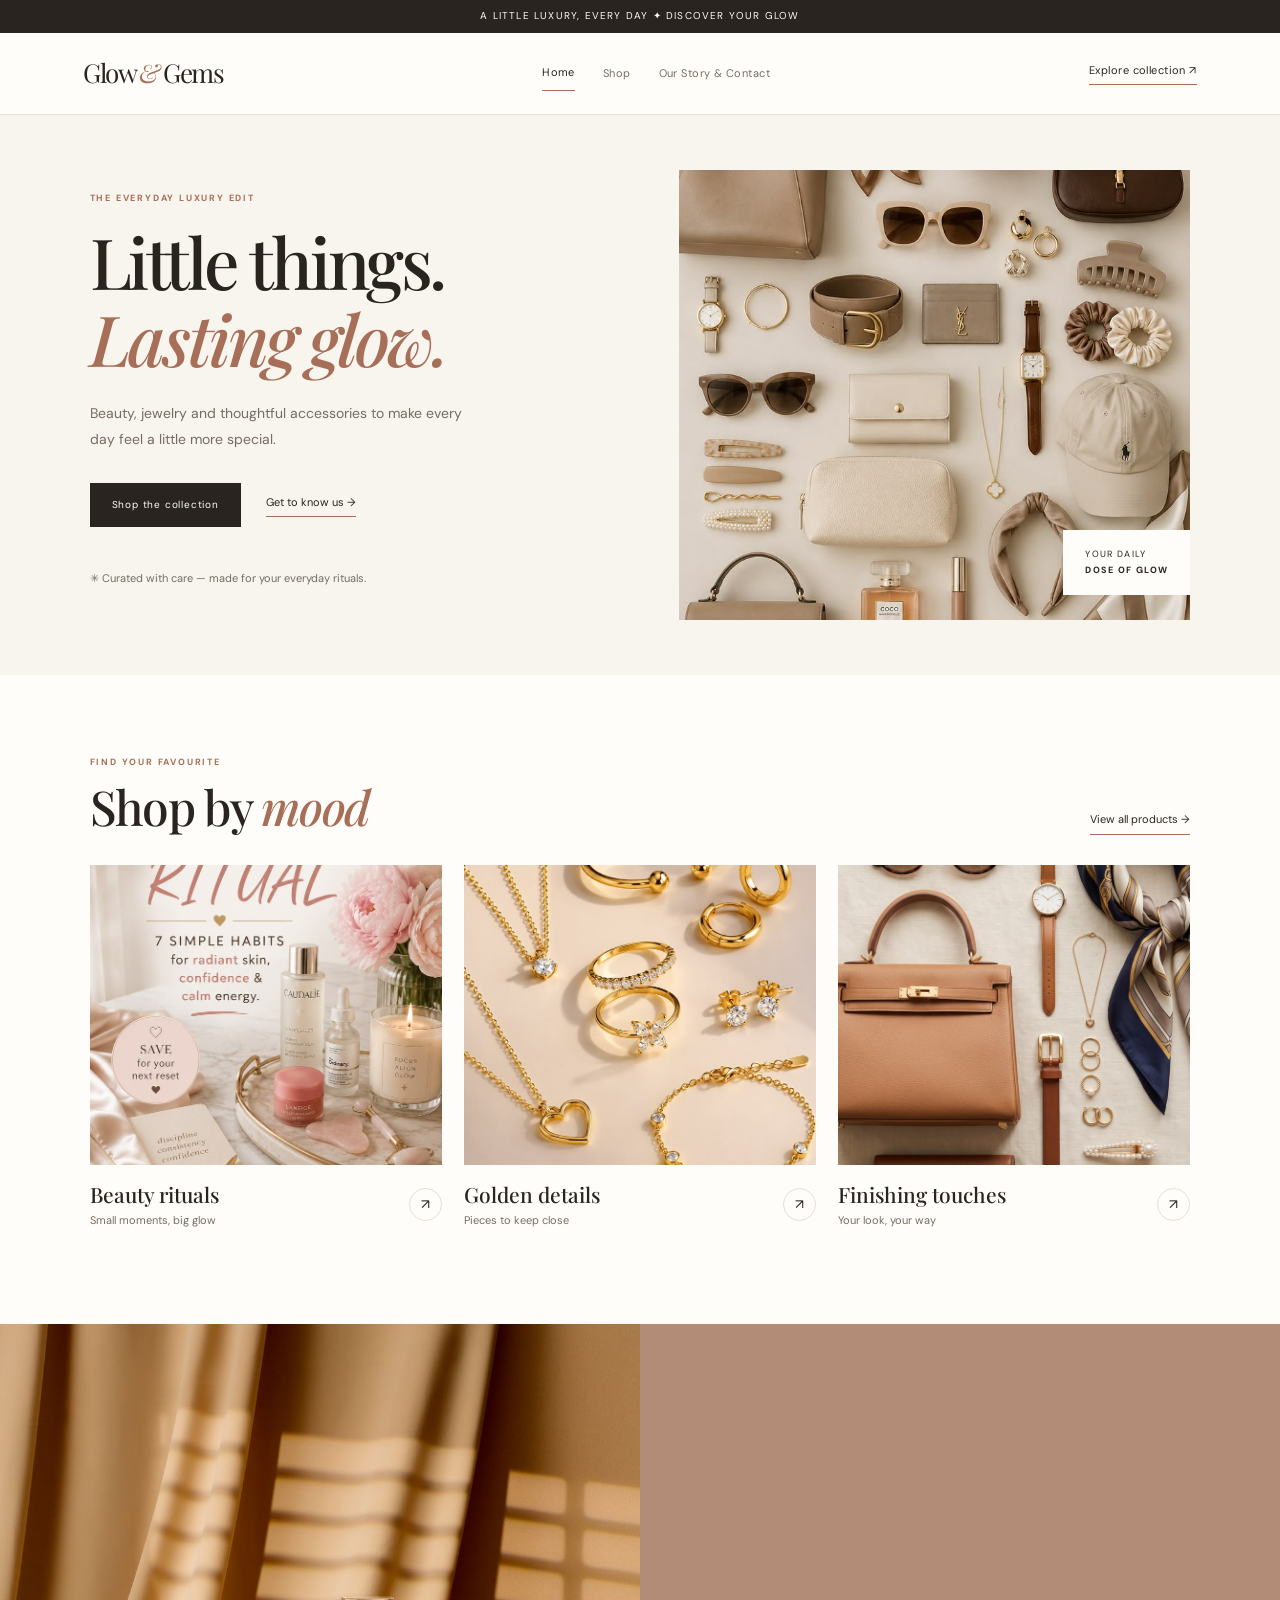
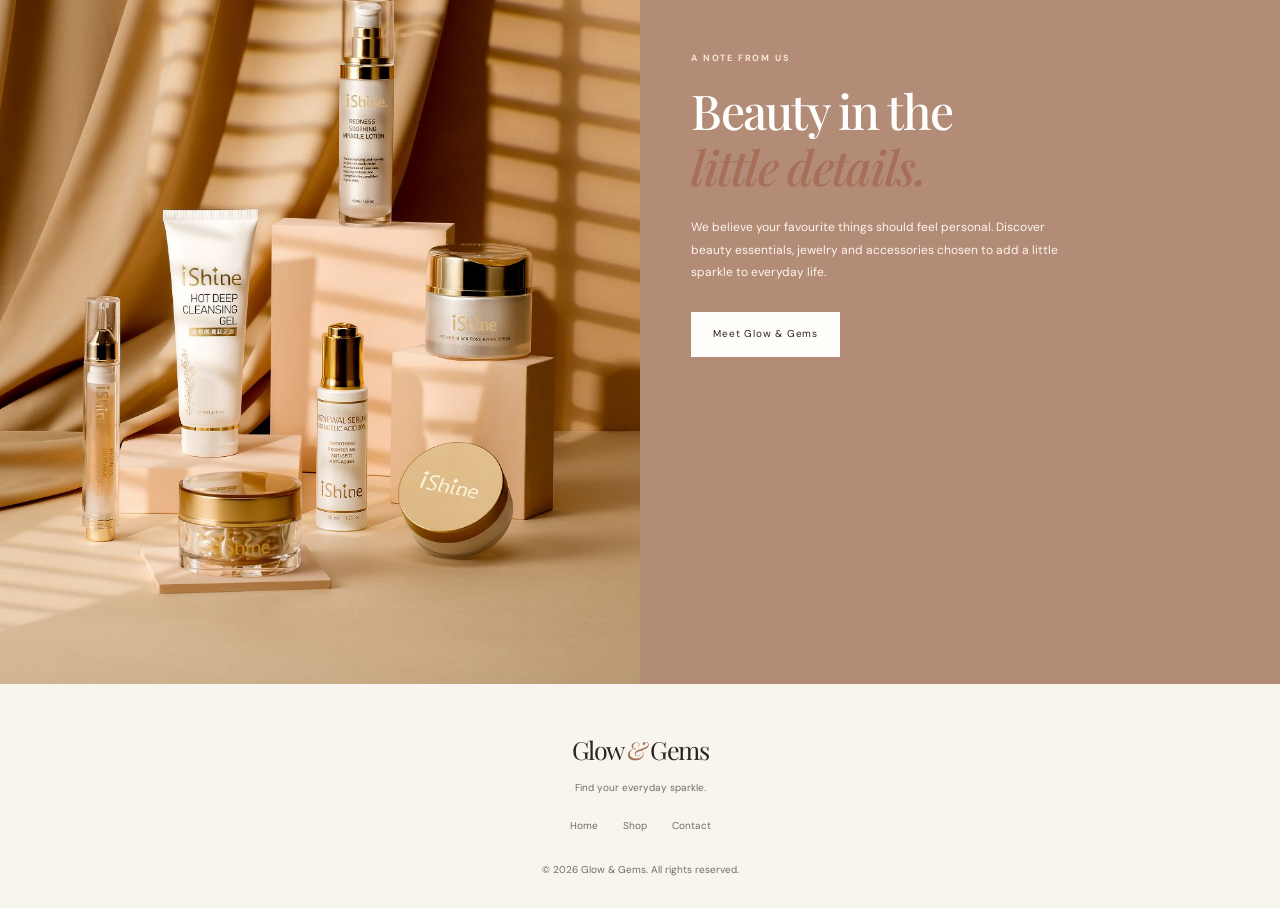
<file: index.html>
<!DOCTYPE html>
<html lang="en">
<head>
  <meta charset="UTF-8">
  <meta name="viewport" content="width=device-width, initial-scale=1.0">
  <title>Glow & Gems | Home</title>
  <link rel="stylesheet" href="style.css">
</head>
<body>
  <div class="announcement">
    A LITTLE LUXURY, EVERY DAY ✦ DISCOVER YOUR GLOW
  </div>

  <header class="site-header">
    <a class="brand" href="index.html">Glow <span>&</span> Gems</a>
    <button class="menu-toggle" aria-label="Open navigation">☰</button>
    <nav class="nav">
      <a class="active" href="index.html">Home</a>
      <a href="shop.html">Shop</a>
      <a href="contact.html">Our Story & Contact</a>
    </nav>
    <a class="header-link" href="shop.html">Explore collection ↗</a>
  </header>

  <main>
    <section class="hero">
      <div class="hero-copy">
        <p class="eyebrow">THE EVERYDAY LUXURY EDIT</p>
        <h1>Little things.<br><em>Lasting glow.</em></h1>
        <p class="hero-text">
          Beauty, jewelry and thoughtful accessories to make
          every day feel a little more special.
        </p>
        <div class="hero-actions">
          <a class="button button-dark" href="shop.html">Shop the collection</a>
          <a class="text-link" href="contact.html">Get to know us →</a>
        </div>
        <p class="hero-note">✳ Curated with care — made for your everyday rituals.</p>
      </div>

      <div class="hero-visual">
        <!-- Add your own image URL or use images/hero.jpg -->
        <img src="images/hero.jpg" alt="Glow and Gems collection">
        <div class="image-placeholder">
          <span>YOUR HERO IMAGE</span>
          <small>Add your image at images/hero.jpg</small>
        </div>
        <div class="floating-tag">YOUR DAILY<br><strong>DOSE OF GLOW</strong></div>
      </div>
    </section>

    <section class="section">
      <div class="section-heading">
        <div>
          <p class="eyebrow">FIND YOUR FAVOURITE</p>
          <h2>Shop by <em>mood</em></h2>
        </div>
        <a class="text-link" href="shop.html">View all products →</a>
      </div>

      <div class="category-grid">
        <a class="category-card" href="shop.html#beauty">
          <div class="category-image">
            <img src="images/beauty.jpg" alt="Beauty products">
            <div class="image-placeholder"><span>BEAUTY IMAGE</span></div>
          </div>
          <div class="category-caption">
            <div><h3>Beauty rituals</h3><p>Small moments, big glow</p></div>
            <span class="circle-arrow">↗</span>
          </div>
        </a>

        <a class="category-card" href="shop.html#jewelry">
          <div class="category-image">
            <img src="images/golden.jpg" alt="Jewelry collection">
            <div class="image-placeholder"><span>JEWELRY IMAGE</span></div>
          </div>
          <div class="category-caption">
            <div><h3>Golden details</h3><p>Pieces to keep close</p></div>
            <span class="circle-arrow">↗</span>
          </div>
        </a>

        <a class="category-card" href="shop.html#accessories">
          <div class="category-image">
            <img src="images/wallet.jpg" alt="Fashion accessories">
            <div class="image-placeholder"><span>ACCESSORIES IMAGE</span></div>
          </div>
          <div class="category-caption">
            <div><h3>Finishing touches</h3><p>Your look, your way</p></div>
            <span class="circle-arrow">↗</span>
          </div>
        </a>
      </div>
    </section>

    <section class="editorial">
      <div class="editorial-art">
        <img src="images/eidt.jpg" alt="Our carefully selected collection">
        <div class="image-placeholder"><span>YOUR EDITORIAL IMAGE</span></div>
      </div>
      <div class="editorial-copy">
        <p class="eyebrow">A NOTE FROM US</p>
        <h2>Beauty in the<br><em>little details.</em></h2>
        <p>
          We believe your favourite things should feel personal.
          Discover beauty essentials, jewelry and accessories
          chosen to add a little sparkle to everyday life.
        </p>
        <a class="button button-light" href="contact.html">Meet Glow & Gems</a>
      </div>
    </section>
  </main>

  <footer class="footer">
    <a class="brand" href="index.html">Glow <span>&</span> Gems</a>
    <p>Find your everyday sparkle.</p>
    <div class="footer-links">
      <a href="index.html">Home</a>
      <a href="shop.html">Shop</a>
      <a href="contact.html">Contact</a>
    </div>
    <small>© <span class="year"></span> Glow & Gems. All rights reserved.</small>
  </footer>

  <script src="script.js"></script>
</body>
</html>
</file>
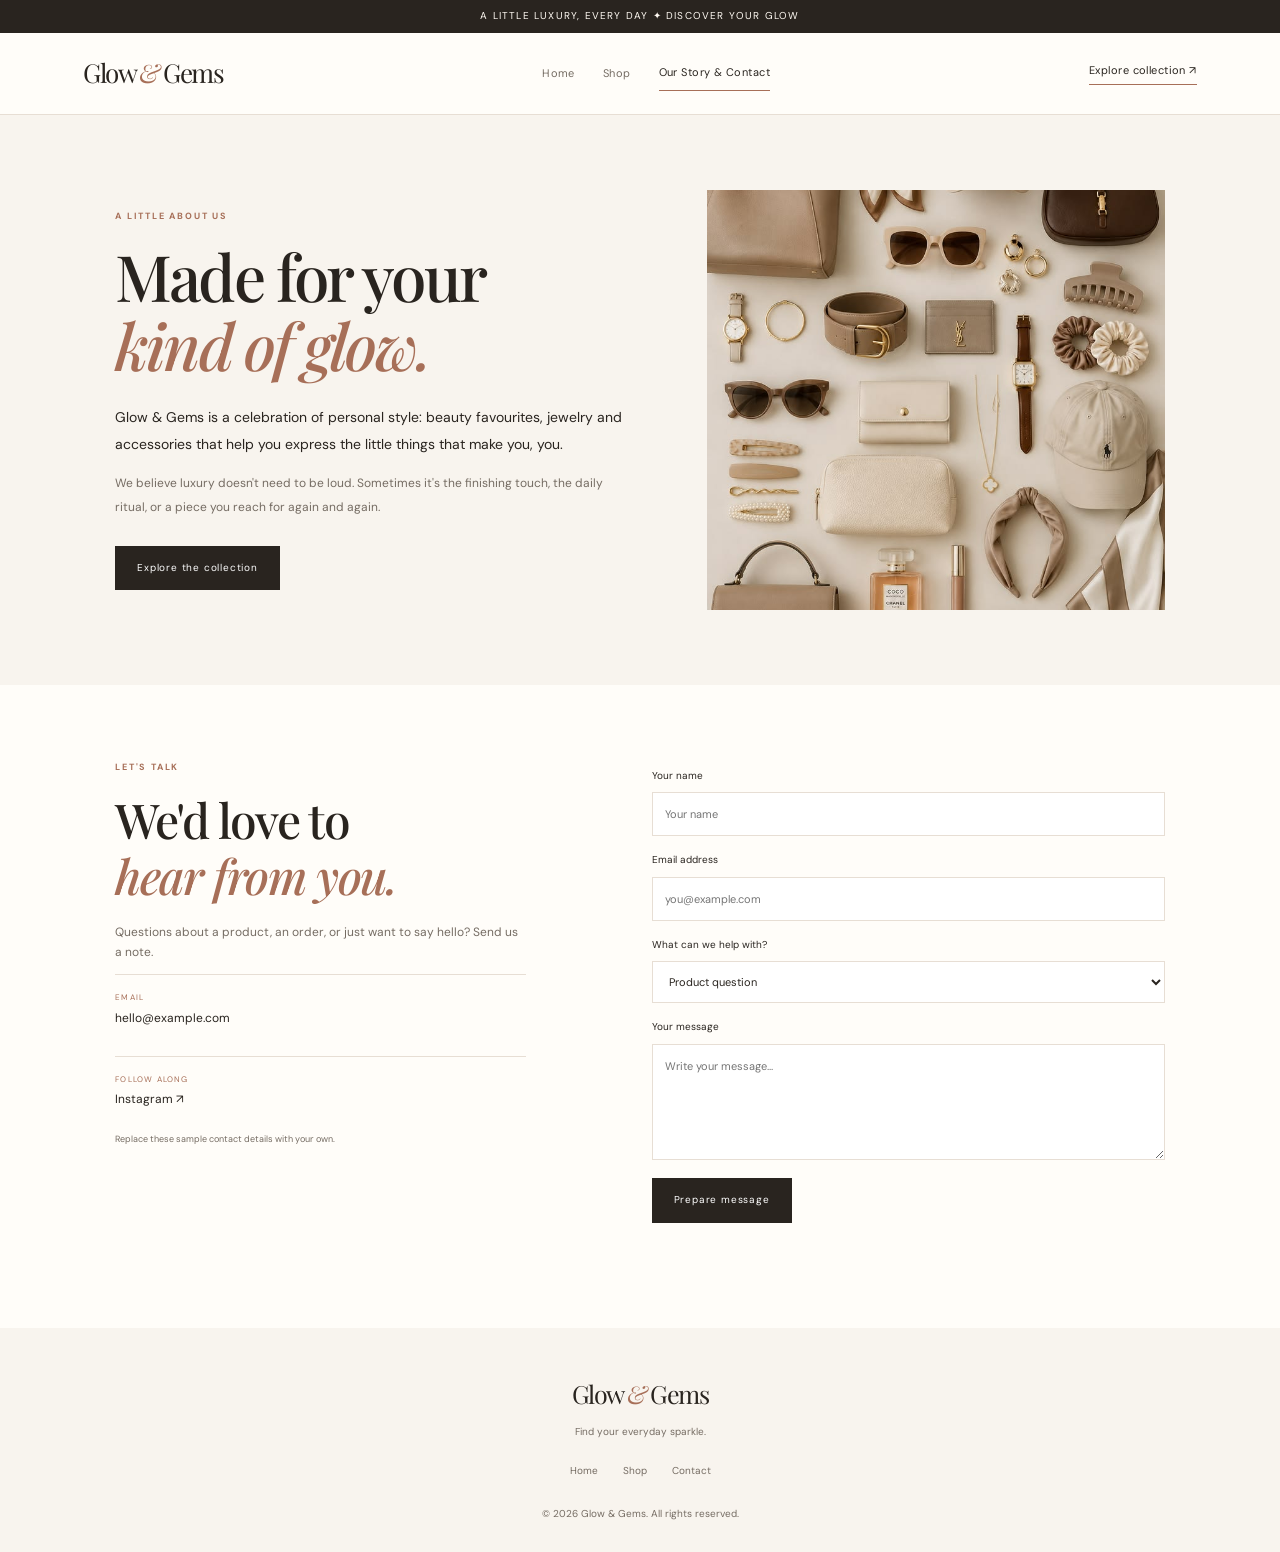
<file: contact.html>
<!DOCTYPE html>
<html lang="en">
<head>
  <meta charset="UTF-8">
  <meta name="viewport" content="width=device-width, initial-scale=1.0">
  <title>Our Story & Contact | Glow & Gems</title>
  <link rel="stylesheet" href="style.css">
</head>
<body>
  <div class="announcement">
    A LITTLE LUXURY, EVERY DAY ✦ DISCOVER YOUR GLOW
  </div>

  <header class="site-header">
    <a class="brand" href="index.html">Glow <span>&</span> Gems</a>
    <button class="menu-toggle" aria-label="Open navigation">☰</button>
    <nav class="nav">
      <a href="index.html">Home</a>
      <a href="shop.html">Shop</a>
      <a class="active" href="contact.html">Our Story & Contact</a>
    </nav>
    <a class="header-link" href="shop.html">Explore collection ↗</a>
  </header>

  <main>
    <section class="contact-hero">
      <div>
        <p class="eyebrow">A LITTLE ABOUT US</p>
        <h1>Made for your<br><em>kind of glow.</em></h1>
        <p class="contact-lead">
          Glow & Gems is a celebration of personal style:
          beauty favourites, jewelry and accessories that help
          you express the little things that make you, you.
        </p>
        <p>
          We believe luxury doesn't need to be loud. Sometimes
          it's the finishing touch, the daily ritual, or a piece
          you reach for again and again.
        </p>
        <a class="button button-dark" href="shop.html">Explore the collection</a>
      </div>

      <div class="contact-image">
        <img src="images/hero.jpg" alt="Glow & Gems brand collection">
        <div class="image-placeholder">
          <span>YOUR STORY IMAGE</span>
          <small>Add images/our-story.jpg</small>
        </div>
      </div>
    </section>

    <section class="contact-area">
      <div class="contact-details">
        <p class="eyebrow">LET'S TALK</p>
        <h2>We'd love to<br><em>hear from you.</em></h2>
        <p>
          Questions about a product, an order, or just want to
          say hello? Send us a note.
        </p>

        <div class="detail-line">
          <span>EMAIL</span>
          <a href="mailto:hello@example.com">hello@example.com</a>
        </div>

        <div class="detail-line">
          <span>FOLLOW ALONG</span>
          <a href="https://instagram.com/" target="_blank" rel="noopener">
            Instagram ↗
          </a>
        </div>

        <small>Replace these sample contact details with your own.</small>
      </div>

      <form class="contact-form" id="contact-form">
        <label for="name">Your name</label>
        <input id="name" name="name" placeholder="Your name" required>

        <label for="email">Email address</label>
        <input id="email" name="email" type="email"
               placeholder="you@example.com" required>

        <label for="subject">What can we help with?</label>
        <select id="subject" name="subject">
          <option>Product question</option>
          <option>Order support</option>
          <option>Collaboration</option>
          <option>Something else</option>
        </select>

        <label for="message">Your message</label>
        <textarea id="message" name="message" rows="5"
                  placeholder="Write your message..." required></textarea>

        <button class="button button-dark" type="submit">Prepare message</button>
        <p class="form-message" id="contact-message"></p>
      </form>
    </section>
  </main>

  <footer class="footer">
    <a class="brand" href="index.html">Glow <span>&</span> Gems</a>
    <p>Find your everyday sparkle.</p>
    <div class="footer-links">
      <a href="index.html">Home</a>
      <a href="shop.html">Shop</a>
      <a href="contact.html">Contact</a>
    </div>
    <small>© <span class="year"></span> Glow & Gems. All rights reserved.</small>
  </footer>

  <script src="script.js"></script>
</body>
</html>
</file>
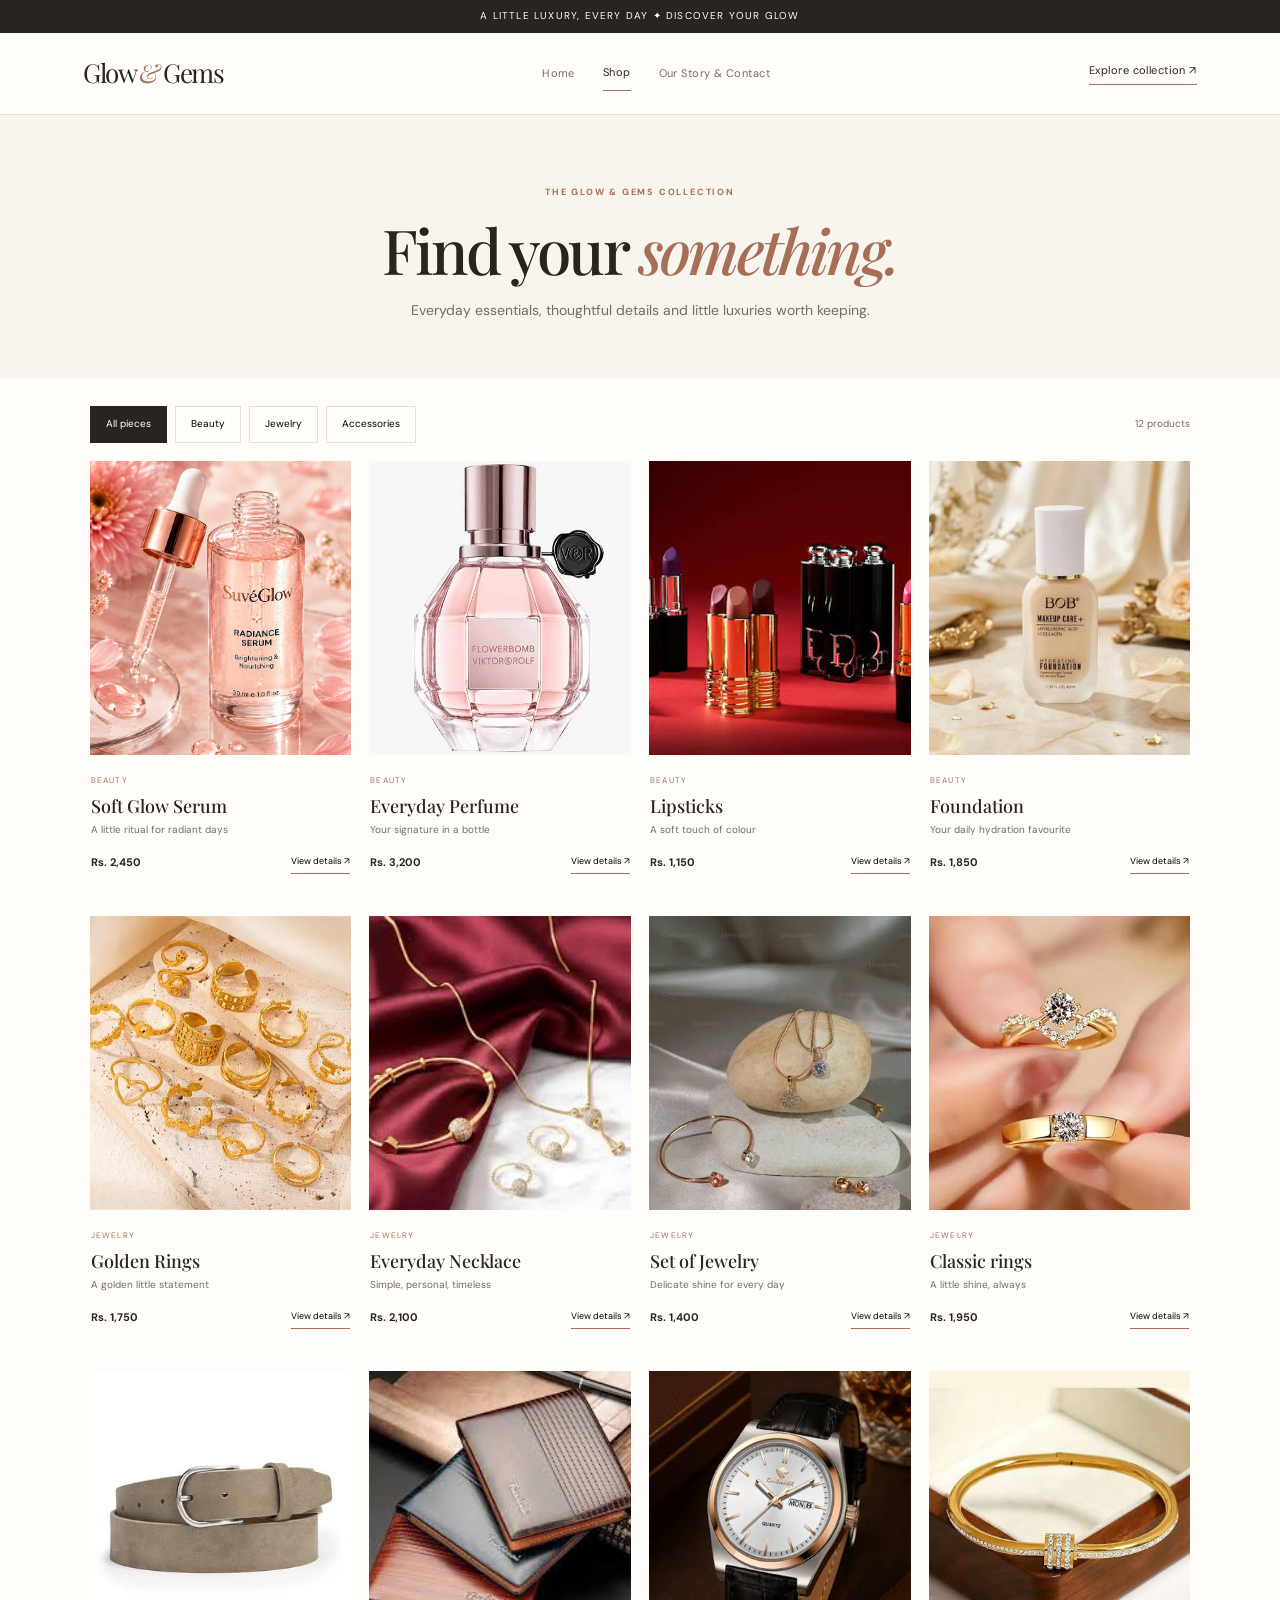
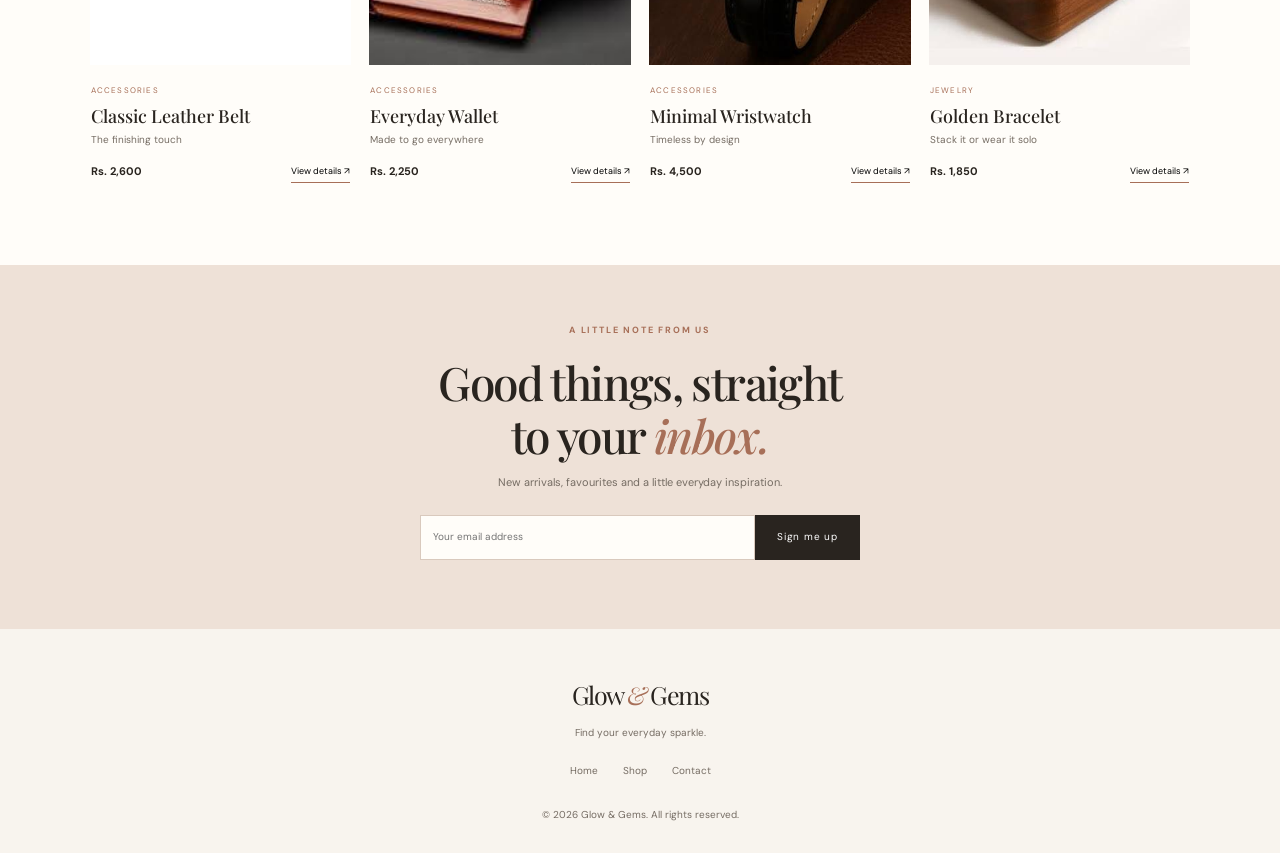
<file: shop.html>
<!DOCTYPE html>
<html lang="en">
<head>
  <meta charset="UTF-8">
  <meta name="viewport" content="width=device-width, initial-scale=1.0">
  <title>Shop | Glow & Gems</title>
  <link rel="stylesheet" href="style.css">
</head>
<body>
  <div class="announcement">
    A LITTLE LUXURY, EVERY DAY ✦ DISCOVER YOUR GLOW
  </div>

  <header class="site-header">
    <a class="brand" href="index.html">Glow <span>&</span> Gems</a>
    <button class="menu-toggle" aria-label="Open navigation">☰</button>
    <nav class="nav">
      <a href="index.html">Home</a>
      <a class="active" href="shop.html">Shop</a>
      <a href="contact.html">Our Story & Contact</a>
    </nav>
    <a class="header-link" href="#products">Explore collection ↗</a>
  </header>

  <main>
    <section class="page-intro">
      <p class="eyebrow">THE GLOW & GEMS COLLECTION</p>
      <h1>Find your <em>something.</em></h1>
      <p>Everyday essentials, thoughtful details and little luxuries worth keeping.</p>
    </section>

    <section class="shop-tools" id="products">
      <div class="filter-pills">
        <button class="filter-pill active" data-filter="all">All pieces</button>
        <button class="filter-pill" data-filter="beauty">Beauty</button>
        <button class="filter-pill" data-filter="jewelry">Jewelry</button>
        <button class="filter-pill" data-filter="accessories">Accessories</button>
      </div>
      <p class="results-count"><span id="result-count">12</span> products</p>
    </section>

    <section class="product-grid" id="product-grid">
      <!-- Products are added automatically by script.js -->
    </section>

    <section class="newsletter">
      <p class="eyebrow">A LITTLE NOTE FROM US</p>
      <h2>Good things, straight<br>to your <em>inbox.</em></h2>
      <p>New arrivals, favourites and a little everyday inspiration.</p>
      <form class="newsletter-form" id="newsletter-form">
        <label class="sr-only" for="newsletter-email">Email address</label>
        <input id="newsletter-email" type="email" placeholder="Your email address" required>
        <button class="button button-dark" type="submit">Sign me up</button>
      </form>
      <p class="form-message" id="newsletter-message"></p>
    </section>
  </main>

  <footer class="footer">
    <a class="brand" href="index.html">Glow <span>&</span> Gems</a>
    <p>Find your everyday sparkle.</p>
    <div class="footer-links">
      <a href="index.html">Home</a>
      <a href="shop.html">Shop</a>
      <a href="contact.html">Contact</a>
    </div>
    <small>© <span class="year"></span> Glow & Gems. All rights reserved.</small>
  </footer>

  <script src="script.js"></script>
</body>
</html>
</file>
<file: style.css>
@import url('https://fonts.googleapis.com/css2?family=DM+Sans:wght@400;500;600;700&family=Playfair+Display:ital,wght@0,500;0,600;0,700;1,500;1,600&display=swap');

:root {
  --ink: #29241f;
  --muted: #756c63;
  --cream: #f8f4ee;
  --paper: #fffdf9;
  --rose: #eadbd2;
  --line: #e7ded4;
  --accent: #a76f58;
  --serif: 'Playfair Display', Georgia, serif;
  --sans: 'DM Sans', Arial, sans-serif;
}

* {
  box-sizing: border-box;
}

html {
  scroll-behavior: smooth;
}

body {
  margin: 0;
  background: var(--paper);
  color: var(--ink);
  font-family: var(--sans);
  font-size: 14px;
  line-height: 1.65;
}

a {
  color: inherit;
  text-decoration: none;
}

button, input, select, textarea {
  font: inherit;
}

.announcement {
  background: var(--ink);
  color: #fffaf3;
  text-align: center;
  padding: 8px 16px;
  font-size: 10px;
  letter-spacing: .12em;
}

.site-header {
  min-height: 82px;
  padding: 16px 6.5%;
  display: flex;
  align-items: center;
  justify-content: space-between;
  gap: 25px;
  border-bottom: 1px solid var(--line);
  background: var(--paper);
  position: relative;
}

.brand {
  font-family: var(--serif);
  font-size: 26px;
  letter-spacing: -.06em;
  white-space: nowrap;
}

.brand span {
  color: var(--accent);
  font-style: italic;
}

.nav {
  display: flex;
  gap: 28px;
  align-items: center;
}

.nav a, .header-link {
  font-size: 11px;
  letter-spacing: .04em;
}

.nav a {
  color: var(--muted);
  padding: 8px 0;
}

.nav a:hover, .nav a.active {
  color: var(--ink);
  border-bottom: 1px solid var(--accent);
}

.header-link, .text-link {
  border-bottom: 1px solid var(--accent);
  padding-bottom: 5px;
}

.menu-toggle {
  display: none;
  background: none;
  border: 0;
  font-size: 24px;
  cursor: pointer;
}

.eyebrow {
  color: var(--accent);
  font-size: 9px;
  font-weight: 700;
  letter-spacing: .2em;
  margin: 0 0 18px;
}

.hero {
  display: grid;
  grid-template-columns: 1fr 1fr;
  min-height: 540px;
  background: var(--cream);
  padding: 55px 7%;
  gap: 7%;
  align-items: center;
}

.hero-copy {
  max-width: 500px;
}

.hero h1, .page-intro h1, .contact-hero h1 {
  font: 500 clamp(44px, 5.5vw, 76px)/1.08 var(--serif);
  letter-spacing: -.045em;
  margin: 0 0 24px;
}

h1 em, h2 em {
  color: var(--accent);
  font-weight: 500;
}

.hero-text {
  max-width: 390px;
  color: var(--muted);
  font-size: 14px;
  line-height: 1.9;
}

.hero-actions {
  display: flex;
  align-items: center;
  gap: 25px;
  flex-wrap: wrap;
  margin-top: 30px;
}

.button {
  display: inline-flex;
  justify-content: center;
  align-items: center;
  border: 1px solid transparent;
  padding: 13px 21px;
  font-size: 10px;
  letter-spacing: .08em;
  cursor: pointer;
  transition: .2s;
}

.button:hover {
  transform: translateY(-2px);
}

.button-dark {
  background: var(--ink);
  color: white;
}

.button-dark:hover {
  background: var(--accent);
}

.button-light {
  background: var(--paper);
  color: var(--ink);
}

.text-link {
  font-size: 11px;
}

.hero-note {
  margin-top: 42px;
  color: var(--muted);
  font-size: 11px;
}

.hero-visual, .editorial-art, .contact-image {
  position: relative;
  overflow: hidden;
  background: #e8d9cc;
}

.hero-visual {
  height: 450px;
}

.hero-visual > img,
.editorial-art > img,
.contact-image > img {
  width: 100%;
  height: 100%;
  object-fit: cover;
  display: block;
}

.image-placeholder {
  position: absolute;
  inset: 0;
  display: none;
  place-content: center;
  gap: 8px;
  text-align: center;
  background: linear-gradient(145deg, #e7d8cc, #f3eae0);
  color: #8d6e5c;
  font-size: 10px;
  letter-spacing: .13em;
}

.image-placeholder small {
  font-size: 10px;
  letter-spacing: 0;
}

.floating-tag {
  position: absolute;
  right: 0;
  bottom: 25px;
  background: var(--paper);
  padding: 16px 22px;
  font-size: 9px;
  letter-spacing: .15em;
  line-height: 1.8;
}

.section {
  padding: 80px 7%;
}

.section-heading {
  display: flex;
  align-items: end;
  justify-content: space-between;
  gap: 20px;
  margin-bottom: 30px;
}

.section-heading h2, .editorial-copy h2,
.newsletter h2, .contact-details h2 {
  font: 500 clamp(32px, 4vw, 48px)/1.15 var(--serif);
  letter-spacing: -.035em;
  margin: 0;
}

.section-heading .eyebrow {
  margin-bottom: 10px;
}

.category-grid {
  display: grid;
  grid-template-columns: repeat(3, minmax(0, 1fr));
  gap: 22px;
}

.category-image {
  position: relative;
  height: 300px;
  overflow: hidden;
  background: #eee2d8;
}

.category-image img {
  display: block;
  width: 100%;
  height: 100%;
  object-fit: cover;
}

.category-caption {
  display: flex;
  justify-content: space-between;
  align-items: center;
  padding: 15px 0;
}

.category-caption h3 {
  font: 500 21px var(--serif);
  margin: 0;
}

.category-caption p {
  color: var(--muted);
  font-size: 11px;
  margin: 3px 0 0;
}

.circle-arrow {
  width: 33px;
  height: 33px;
  border: 1px solid var(--line);
  border-radius: 50%;
  display: grid;
  place-items: center;
}

.editorial {
  display: grid;
  grid-template-columns: 1fr 1fr;
  background: #b28c76;
  min-height: 420px;
}

.editorial-art {
  min-height: 420px;
}

.editorial-copy {
  padding: 60px 8%;
  align-self: center;
  color: white;
}

.editorial-copy .eyebrow {
  color: #f8e6d7;
}

.editorial-copy p:not(.eyebrow) {
  max-width: 390px;
  font-size: 12px;
  line-height: 1.9;
  margin: 22px 0 28px;
  color: #fff5ed;
}

.footer {
  text-align: center;
  background: var(--cream);
  padding: 45px 20px 28px;
}

.footer .brand {
  font-size: 25px;
}

.footer > p, .footer > small {
  color: var(--muted);
  font-size: 10px;
}

.footer-links {
  display: flex;
  justify-content: center;
  gap: 25px;
  margin: 22px 0;
}

.footer-links a {
  font-size: 10px;
  color: var(--muted);
}

.page-intro {
  text-align: center;
  padding: 70px 20px 42px;
  background: var(--cream);
}

.page-intro h1 {
  font-size: clamp(40px, 5vw, 62px);
  margin-bottom: 15px;
}

.page-intro > p:last-child {
  color: var(--muted);
}

.shop-tools {
  padding: 28px 7% 18px;
  display: flex;
  justify-content: space-between;
  align-items: center;
  gap: 15px;
}

.filter-pills {
  display: flex;
  gap: 8px;
  flex-wrap: wrap;
}

.filter-pill {
  background: transparent;
  border: 1px solid var(--line);
  padding: 9px 15px;
  font-size: 10px;
  cursor: pointer;
}

.filter-pill.active, .filter-pill:hover {
  background: var(--ink);
  color: white;
  border-color: var(--ink);
}

.results-count {
  color: var(--muted);
  font-size: 10px;
}

.product-grid {
  padding: 0 7% 70px;
  display: grid;
  grid-template-columns: repeat(4, minmax(0, 1fr));
  gap: 30px 18px;
}

.product-card {
  min-width: 0;
}

.product-image {
  height: clamp(180px, 23vw, 300px);
  position: relative;
  background: #eee5dc;
  overflow: hidden;
}

.product-image img {
  width: 100%;
  height: 100%;
  display: block;
  object-fit: cover;
  transition: transform .4s;
}

.product-card:hover .product-image img {
  transform: scale(1.04);
}

.product-badge {
  position: absolute;
  top: 10px;
  left: 10px;
  background: var(--paper);
  padding: 5px 8px;
  font-size: 8px;
  letter-spacing: .08em;
}

.product-info {
  padding: 12px 1px;
}

.product-category {
  color: var(--accent);
  font-size: 8px;
  letter-spacing: .15em;
  text-transform: uppercase;
}

.product-info h3 {
  font: 500 18px var(--serif);
  margin: 4px 0;
}

.product-info p {
  font-size: 10px;
  color: var(--muted);
  margin: 0;
}

.product-bottom {
  display: flex;
  justify-content: space-between;
  align-items: center;
  gap: 8px;
  margin-top: 11px;
}

.price {
  font-size: 11px;
  font-weight: 700;
}

.product-action {
  border: 0;
  border-bottom: 1px solid var(--accent);
  background: transparent;
  font-size: 9px;
  padding: 4px 0;
  cursor: pointer;
}

.newsletter {
  text-align: center;
  background: #eee1d7;
  padding: 58px 20px;
}

.newsletter h2 {
  font-size: clamp(32px, 4vw, 46px);
}

.newsletter > p:not(.eyebrow) {
  color: var(--muted);
  font-size: 11px;
}

.newsletter-form {
  display: flex;
  max-width: 440px;
  margin: 24px auto 0;
}

.newsletter-form input {
  flex: 1;
  min-width: 0;
  padding: 12px;
  border: 1px solid #d9c9bd;
  background: var(--paper);
  font-size: 10px;
}

.form-message {
  color: var(--accent);
  font-size: 11px;
}

.contact-hero {
  display: grid;
  grid-template-columns: 1fr .9fr;
  gap: 8%;
  padding: 75px 9%;
  background: var(--cream);
  align-items: center;
}

.contact-hero h1 {
  font-size: clamp(42px, 5vw, 65px);
}

.contact-hero p:not(.eyebrow) {
  color: var(--muted);
  font-size: 12px;
  line-height: 1.95;
}

.contact-hero .contact-lead {
  color: var(--ink) !important;
  font-size: 14px !important;
}

.contact-hero .button {
  margin-top: 15px;
}

.contact-image {
  height: 420px;
}

.contact-area {
  padding: 75px 9%;
  display: grid;
  grid-template-columns: .8fr 1fr;
  gap: 12%;
}

.contact-details h2 {
  margin-bottom: 20px;
}

.contact-details > p:not(.eyebrow) {
  font-size: 12px;
  color: var(--muted);
}

.detail-line {
  border-top: 1px solid var(--line);
  padding: 16px 0;
  display: flex;
  flex-direction: column;
  gap: 4px;
  margin-top: 12px;
}

.detail-line span {
  font-size: 8px;
  letter-spacing: .15em;
  color: var(--accent);
}

.detail-line a {
  font-size: 12px;
}

.contact-details > small {
  font-size: 9px;
  color: var(--muted);
}

.contact-form {
  display: flex;
  flex-direction: column;
  gap: 8px;
}

.contact-form label {
  font-size: 10px;
  margin-top: 8px;
}

.contact-form input,
.contact-form select,
.contact-form textarea {
  width: 100%;
  padding: 12px;
  border: 1px solid var(--line);
  background: white;
  color: var(--ink);
  font-size: 11px;
}

.contact-form textarea {
  resize: vertical;
}

.contact-form .button {
  align-self: flex-start;
  margin-top: 10px;
}

.sr-only {
  position: absolute;
  width: 1px;
  height: 1px;
  overflow: hidden;
  clip: rect(0, 0, 0, 0);
  white-space: nowrap;
}

/* Responsive layout for tablets and phones */
@media (max-width: 800px) {
  .nav { gap: 14px; }
  .header-link { display: none; }
  .hero { padding: 40px 6%; gap: 4%; }
  .hero-visual { height: 360px; }
  .section { padding: 60px 6%; }
  .category-image { height: 230px; }
  .product-grid { grid-template-columns: repeat(3, minmax(0, 1fr)); padding-left: 6%; padding-right: 6%; }
  .contact-hero, .contact-area { padding-left: 6%; padding-right: 6%; gap: 6%; }
}

@media (max-width: 600px) {
  .site-header { min-height: 70px; padding: 12px 5%; }
  .brand { font-size: 23px; }
  .menu-toggle { display: block; margin-left: auto; }
  .nav {
    display: none;
    position: absolute;
    top: 69px;
    left: 0;
    right: 0;
    z-index: 10;
    background: var(--paper);
    padding: 18px 6%;
    border-bottom: 1px solid var(--line);
    flex-direction: column;
    align-items: flex-start;
  }
  .nav.open { display: flex; }
  .hero { grid-template-columns: 1fr; padding: 35px 6% 42px; }
  .hero h1 { font-size: 52px; }
  .hero-visual { height: 340px; }
  .section-heading { align-items: flex-start; flex-direction: column; }
  .category-grid { grid-template-columns: 1fr; }
  .category-image { height: 300px; }
  .editorial { grid-template-columns: 1fr; }
  .editorial-art { min-height: 300px; }
  .editorial-copy { padding: 40px 7%; }
  .page-intro { padding: 50px 20px 35px; }
  .shop-tools { padding: 24px 5% 16px; flex-direction: column; align-items: flex-start; }
  .product-grid { grid-template-columns: repeat(2, minmax(0, 1fr)); gap: 24px 12px; padding: 0 5% 50px; }
  .product-image { height: clamp(160px, 55vw, 260px); }
  .product-info h3 { font-size: 16px; }
  .newsletter { padding: 45px 6%; }
  .newsletter-form { flex-direction: column; gap: 8px; }
  .contact-hero { grid-template-columns: 1fr; padding: 45px 6%; gap: 25px; }
  .contact-image { height: 320px; grid-row: 1; }
  .contact-area { grid-template-columns: 1fr; padding: 50px 6%; gap: 35px; }
}
</file>
